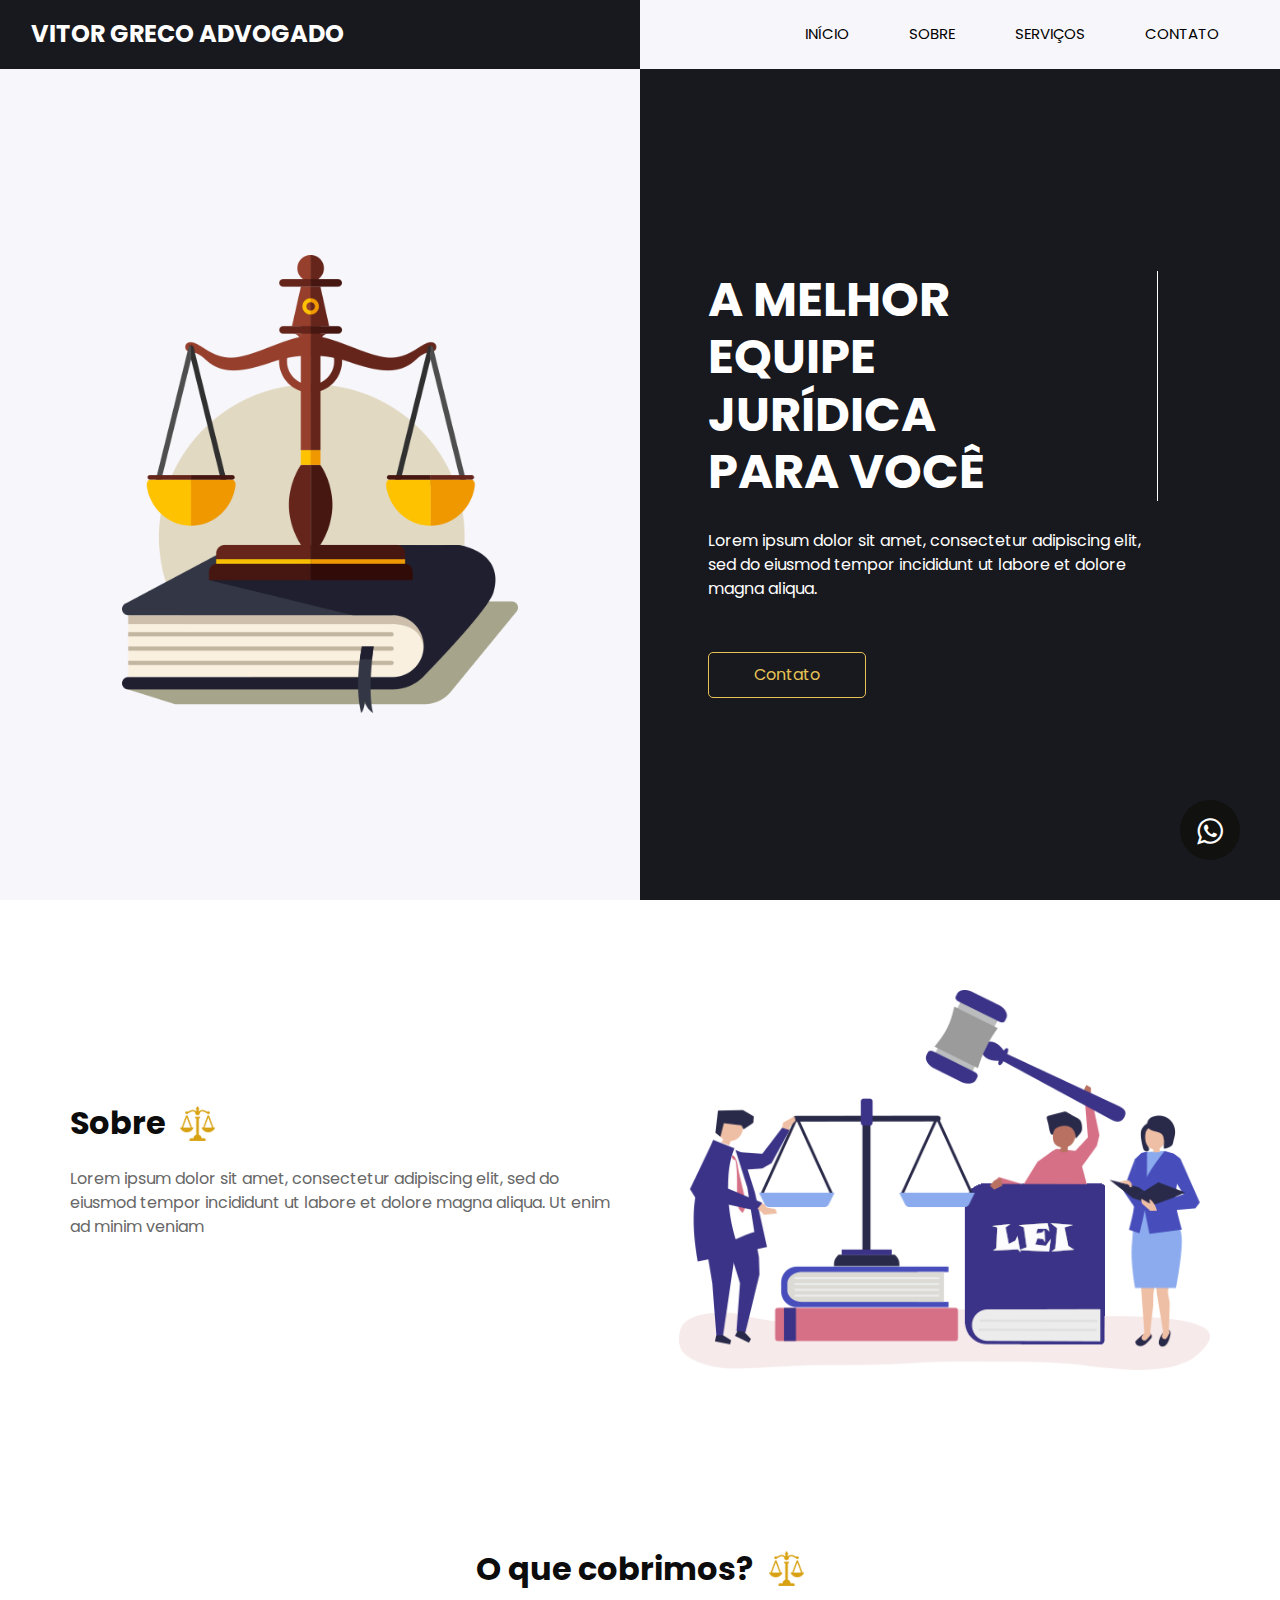
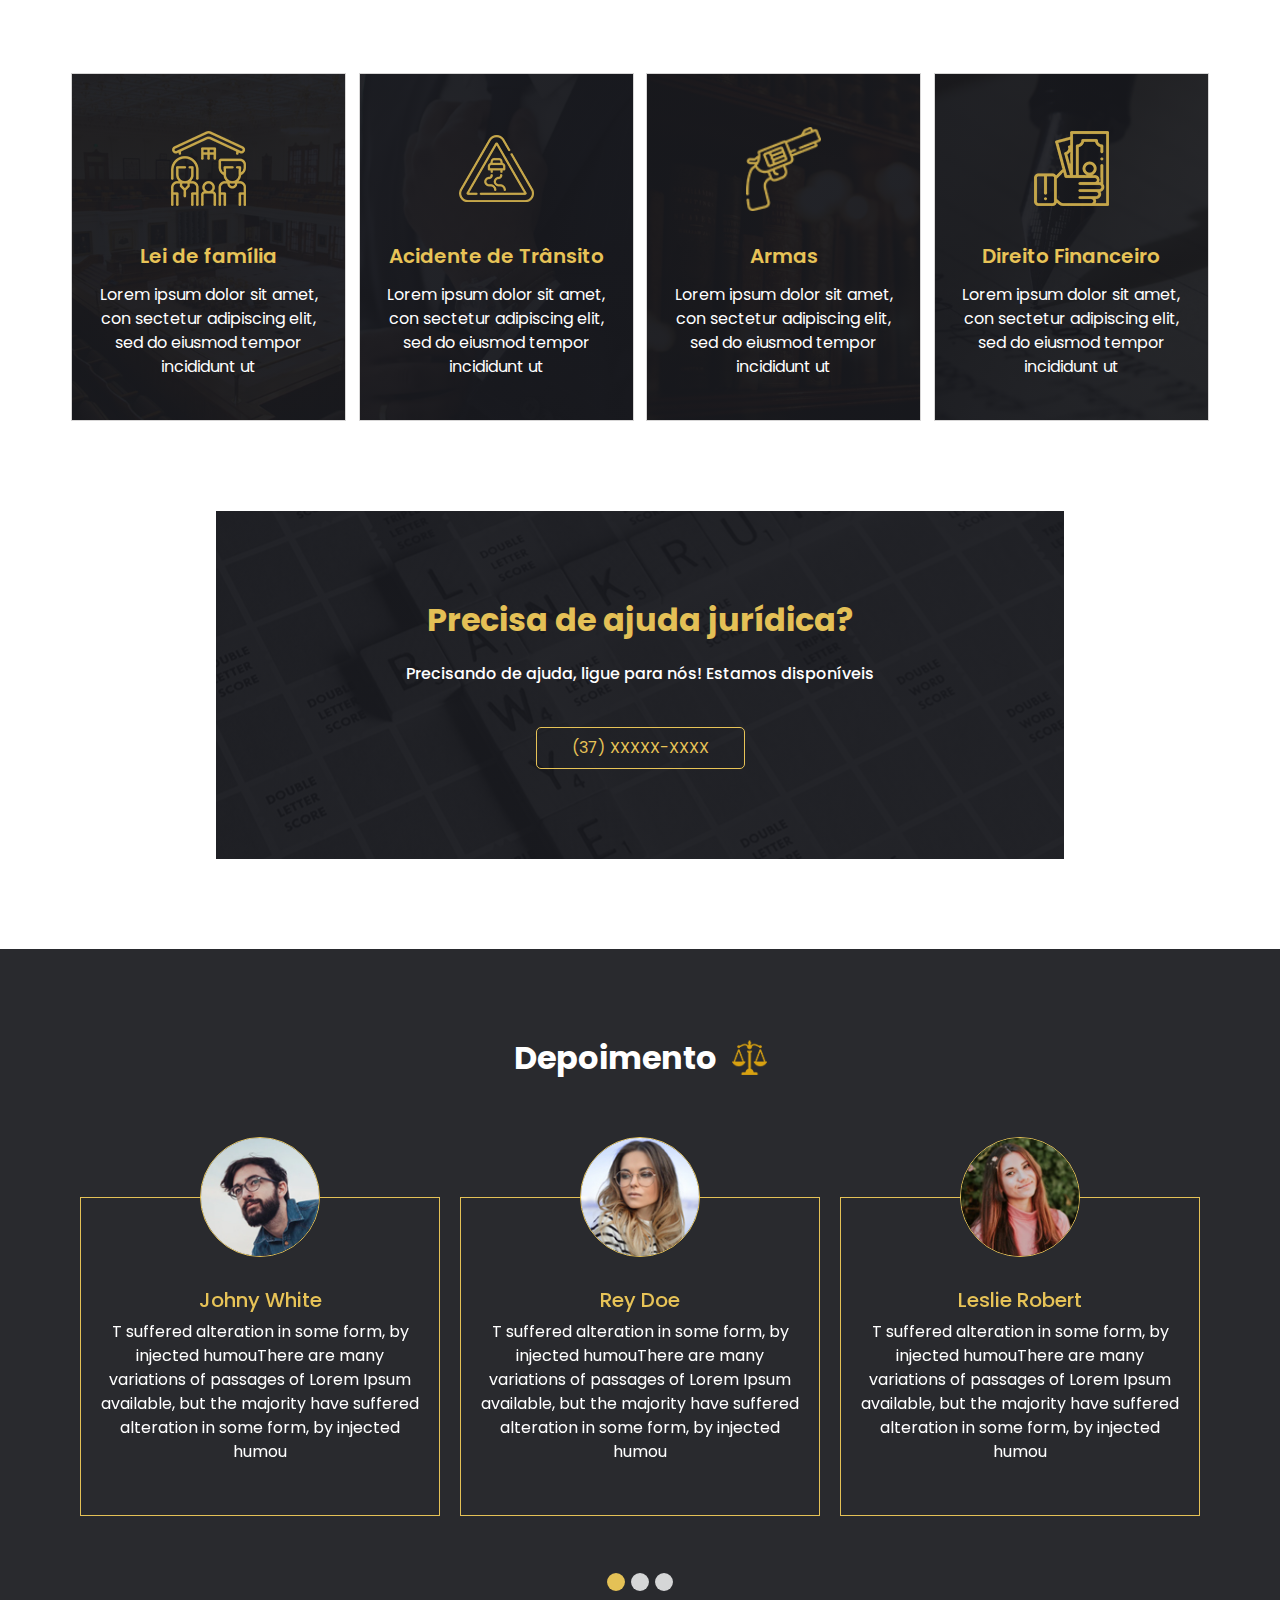
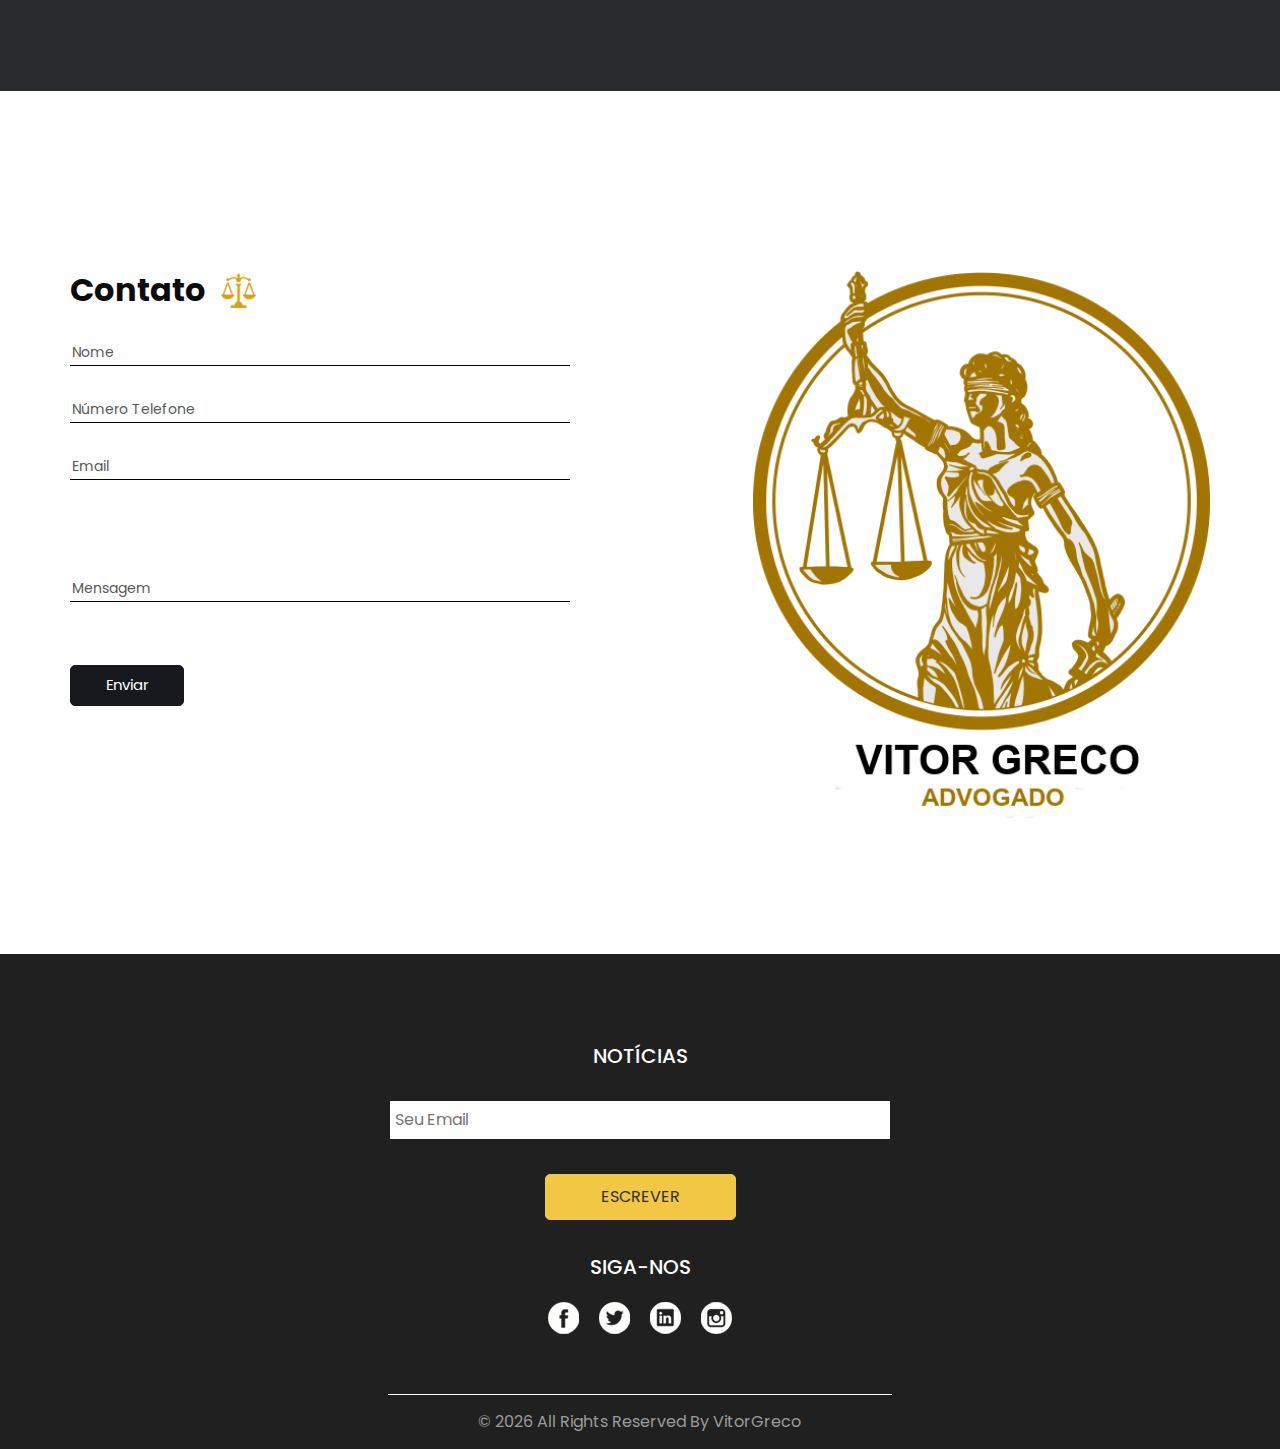
<file: index.html>
<!DOCTYPE html>
<html lang="pt-BR">

<head>
  <!-- Basic -->
  <meta charset="utf-8" />
  <meta http-equiv="X-UA-Compatible" content="IE=edge" />
  <!-- Mobile Metas -->
  <meta name="viewport" content="width=device-width, initial-scale=1, shrink-to-fit=no" />
  <!-- Site Metas -->
  <meta name="keywords" content="" />
  <meta name="description" content="" />
  <meta name="author" content="" />

  <title>VitorAdv</title>

  <!-- slider stylesheet -->
  <link rel="stylesheet" type="text/css" href="https://cdnjs.cloudflare.com/ajax/libs/OwlCarousel2/2.1.3/assets/owl.carousel.min.css" />

  <!-- bootstrap core css -->
  <link rel="stylesheet" type="text/css" href="css/bootstrap.css" />

  <!-- fonts style -->
  <link href="https://fonts.googleapis.com/css?family=Poppins:400,600,700&display=swap" rel="stylesheet">
  <!-- Custom styles for this template -->
  <link href="css/style.css" rel="stylesheet" />
  <link rel="stylesheet" href="https://cdnjs.cloudflare.com/ajax/libs/font-awesome/4.5.0/css/font-awesome.min.css">
  <!-- responsive style -->
  <link href="css/responsive.css" rel="stylesheet" />
  <link rel="shortcut icon" href="images/icons8-justiça-50.png" type="image/x-icon">
</head>

<body>

  <div class="hero_area">
    <!-- header section strats -->
    <header class="header_section">
      <div class="container-fluid">
        <nav class="navbar navbar-expand-lg custom_nav-container ">
          <a class="navbar-brand" href="index.html">
            <span>
              Vitor Greco Advogado
            </span>
          </a>
          
          <button class="navbar-toggler" type="button" data-toggle="collapse" data-target="#navbarSupportedContent" aria-controls="navbarSupportedContent" aria-expanded="false" aria-label="Toggle navigation">
            <span class="s-1"> </span>
            <span class="s-2"> </span>
            <span class="s-3"> </span>
          </button>

          <div class="collapse navbar-collapse" id="navbarSupportedContent">
            <div class="d-flex ml-auto flex-column flex-lg-row align-items-center">
              <ul class="navbar-nav  ">
                <li class="nav-item active">
                  <a class="nav-link" href="index.html">Início <span class="sr-only">(current)</span></a>
                </li>
                <li class="nav-item">
                  <a class="nav-link" href="about.html"> Sobre</a>
                </li>
                <li class="nav-item">
                  <a class="nav-link" href="service.html"> Serviços </a>
                </li>
                <li class="nav-item">
                  <a class="nav-link" href="contact.html">Contato </a>
                </li>
              </ul>
            </div>
          </div>
        </nav>
      </div>
    </header>
    <!-- end header section -->
    <!-- slider section -->
    <section class=" slider_section ">
      <div class="container-fluid">
        <div class="row">
          <div class="col-md-6">
            <div class="img-box">
              <img src="images/slider-img.png" alt="">
            </div>
          </div>
          <div class="col-md-6 ">
            <div class="row">
              <div class="col-lg-9 col-md-11 offset-md-1">
                <div class="detail_box">
                  <h1>
                    A melhor <br>
                    Equipe Jurídica<br>
                    Para você
                  </h1>
                  <p>
                    Lorem ipsum dolor sit amet, consectetur adipiscing elit,
                    sed do eiusmod tempor incididunt ut labore et dolore magna aliqua.
                  </p>
                  <a href="" class="">
                    Contato
                  </a>
                </div>
              </div>
            </div>
          </div>
        </div>
      </div>
    </section>
    <!-- end slider section -->
  </div>
  <!-- about section -->
  <section class="about_section layout_padding">
    <div class="container">
      <div class="row">
        <div class="col-md-6">
          <div class="detail-box">
            <div class="heading_container">
              <h2>
                Sobre
              </h2>
              <img src="images/heading-style.png" alt="">
            </div>
            <p>
              Lorem ipsum dolor sit amet, consectetur adipiscing elit, sed do eiusmod tempor incididunt ut labore et
              dolore magna aliqua. Ut enim ad minim veniam
            </p>
            
          </div>
        </div>
        <div class="col-md-6">
          <div class="img-box pl-0 pl-md-4">
            <img src="images/about-img1.png" alt="" />
          </div>
        </div>
      </div>
    </div>
  </section>

  <!-- end about section -->

  <!-- service section -->
  <section class="service_section layout_padding">
    <div class="container">
      <div class="heading_container">
        <h2>
          O que cobrimos?
        </h2>
        <img src="images/heading-style.png" alt="">
      </div>
    </div>
    <div class="container-fluid">
      <div class="service_container">
        <div class="box b1">
          <div class="img-box">
            <img src="images/s1.png" class="img1" alt="">
          </div>
          <div class="detail-box">
            <h5>
              Lei de família
            </h5>
            <p>
              Lorem ipsum dolor sit amet, con sectetur adipiscing elit, sed do eiusmod tempor incididunt ut
            </p>
            
          </div>
        </div>
        <div class="box b2">
          <div class="img-box">
            <img src="images/s2.png" class="img1" alt="">
          </div>
          <div class="detail-box">
            <h5>
              Acidente de Trânsito
            </h5>
            <p>
              Lorem ipsum dolor sit amet, con sectetur adipiscing elit, sed do eiusmod tempor incididunt ut
            </p>
            
          </div>
        </div>
        <div class="box b3">
          <div class="img-box">
            <img src="images/s3.png" class="img1" alt="">
          </div>
          <div class="detail-box">
            <h5>
             Armas
            </h5>
            <p>
              Lorem ipsum dolor sit amet, con sectetur adipiscing elit, sed do eiusmod tempor incididunt ut
            </p>
            
          </div>
        </div>
        <div class="box b4">
          <div class="img-box">
            <img src="images/s4.png" class="img1" alt="">
          </div>
          <div class="detail-box">
            <h5>
              Direito Financeiro
            </h5>
            <p>
              Lorem ipsum dolor sit amet, con sectetur adipiscing elit, sed do eiusmod tempor incididunt ut
            </p>
            
          </div>
        </div>
      </div>
    </div>
  </section>
  <!-- end service section -->

  <!-- help section -->

  <section class="help_section layout_padding-bottom">
    <div class="container">
      <div class="row">
        <div class="col-lg-9 col-md-10 mx-auto">
          <div class="help_container layout_padding">
            <div class="detail-box">
              <h2>
                Precisa de ajuda jurídica?              </h2>
              <h6>
                Precisando de ajuda, ligue para nós! Estamos disponíveis
              </h6>
              <a href="#">
                (37) XXXXX-XXXX
              </a>
            </div>
          </div>
        </div>
      </div>
    </div>
  </section>

  <!-- end help section -->

  <!-- client section -->
  <section class="client_section layout_padding">
    <div class="container">
      <div class="heading_container">
        <h2>
          Depoimento
        </h2>
        <img src="images/heading-style.png" alt="">
      </div>
      <div id="carouselExampleIndicators" class="carousel slide" data-ride="carousel">
        <ol class="carousel-indicators">
          <li data-target="#carouselExampleIndicators" data-slide-to="0" class="active"></li>
          <li data-target="#carouselExampleIndicators" data-slide-to="1"></li>
          <li data-target="#carouselExampleIndicators" data-slide-to="2"></li>
        </ol>
        <div class="carousel-inner">
          <div class="carousel-item active">
            <div class="client_container">
              <div class="box">
                <div class="img-box">
                  <img src="images/client-1.jpg" alt="">
                </div>
                <div class="detail-box">
                  <h5>
                    Johny White
                  </h5>
                  <p>
                    T suffered alteration in some form, by injected humouThere are many variations of passages of Lorem
                    Ipsum available, but the majority have suffered alteration in some form, by injected humou
                  </p>
                </div>
              </div>
              <div class="box">
                <div class="img-box">
                  <img src="images/client-2.jpg" alt="">
                </div>
                <div class="detail-box">
                  <h5>
                    Rey Doe
                  </h5>
                  <p>
                    T suffered alteration in some form, by injected humouThere are many variations of passages of Lorem
                    Ipsum available, but the majority have suffered alteration in some form, by injected humou
                  </p>
                </div>
              </div>
              <div class="box">
                <div class="img-box">
                  <img src="images/client-3.jpg" alt="">
                </div>
                <div class="detail-box">
                  <h5>
                    Leslie Robert
                  </h5>
                  <p>
                    T suffered alteration in some form, by injected humouThere are many variations of passages of Lorem
                    Ipsum available, but the majority have suffered alteration in some form, by injected humou
                  </p>
                </div>
              </div>
            </div>
          </div>
          <div class="carousel-item ">
            <div class="client_container">
              <div class="box">
                <div class="img-box">
                  <img src="images/client-1.jpg" alt="">
                </div>
                <div class="detail-box">
                  <h5>
                    Johny White
                  </h5>
                  <p>
                    T suffered alteration in some form, by injected humouThere are many variations of passages of Lorem
                    Ipsum available, but the majority have suffered alteration in some form, by injected humou
                  </p>
                </div>
              </div>
              <div class="box">
                <div class="img-box">
                  <img src="images/client-2.jpg" alt="">
                </div>
                <div class="detail-box">
                  <h5>
                    Rey Doe
                  </h5>
                  <p>
                    T suffered alteration in some form, by injected humouThere are many variations of passages of Lorem
                    Ipsum available, but the majority have suffered alteration in some form, by injected humou
                  </p>
                </div>
              </div>
              <div class="box">
                <div class="img-box">
                  <img src="images/client-3.jpg" alt="">
                </div>
                <div class="detail-box">
                  <h5>
                    Leslie Robert
                  </h5>
                  <p>
                    T suffered alteration in some form, by injected humouThere are many variations of passages of Lorem
                    Ipsum available, but the majority have suffered alteration in some form, by injected humou
                  </p>
                </div>
              </div>
            </div>
          </div>
          <div class="carousel-item ">
            <div class="client_container">
              <div class="box">
                <div class="img-box">
                  <img src="images/client-1.jpg" alt="">
                </div>
                <div class="detail-box">
                  <h5>
                    Johny White
                  </h5>
                  <p>
                    T suffered alteration in some form, by injected humouThere are many variations of passages of Lorem
                    Ipsum available, but the majority have suffered alteration in some form, by injected humou
                  </p>
                </div>
              </div>
              <div class="box">
                <div class="img-box">
                  <img src="images/client-2.jpg" alt="">
                </div>
                <div class="detail-box">
                  <h5>
                    Rey Doe
                  </h5>
                  <p>
                    T suffered alteration in some form, by injected humouThere are many variations of passages of Lorem
                    Ipsum available, but the majority have suffered alteration in some form, by injected humou
                  </p>
                </div>
              </div>
              <div class="box">
                <div class="img-box">
                  <img src="images/client-3.jpg" alt="">
                </div>
                <div class="detail-box">
                  <h5>
                    Leslie Robert
                  </h5>
                  <p>
                    T suffered alteration in some form, by injected humouThere are many variations of passages of Lorem
                    Ipsum available, but the majority have suffered alteration in some form, by injected humou
                  </p>
                </div>
              </div>
            </div>
          </div>
        </div>
      </div>
    </div>
  </section>

  <!-- end client section -->


  <!-- contact section -->

  <section class="contact_section layout_padding">
    <div class="container">
      <div class="layout_padding-top layout_padding2-bottom">
        <div class="row">
          <div class="col-md-6">
            <form action="https://api.staticforms.xyz/submit" method="post">
              <div class="contact_form-container">
                <div class="heading_container">
                  <h2>
                    Contato
                  </h2>
                  <img src="images/heading-style.png" alt="">
                </div>
                <div>
                  <div>
                    <input type="text" name="name" placeholder="Nome">
                  </div>
                  <div>
                    <input type="text" name="phone" placeholder="Número Telefone">
                  </div>
                  <div>
                    <input type="email"name="email" placeholder="Email">
                  </div>
                  <div class="">
                    <input type="text" name="message" placeholder="Mensagem" class="message_input">
                  </div>
                  <div class="mt-5">
                    <button type="submit">
                      Enviar
                    </button>
                  </div>
                </div>

              </div>

              <input type="hidden" name="accessKey" value="da6742e2-0645-4d8d-96e5-dabf150d7dc5">
              <input type="hidden" name="redirectTo" value="https://vitorgrecoadvogado.netlify.app/thanks">
            </form>
          </div>
          <div class="col-md-5 offset-md-1">
            <div class="img-box">
              <img src="images/contact-img1.png" alt="">
            </div>
          </div>
        </div>
      </div>
    </div>
  </section>


  <!-- end contact section -->

  <!-- info section -->
  <section class="info_section layout_padding-top layout_padding2-bottom">
    <div class="container">
      <div class="info_container">
        <div class="info_form">
          <div class="d-flex justify-content-center">
            <h5 class="info_heading">
              Notícias
            </h5>
          </div>
          <form action="https://api.staticforms.xyz/submit" method="post">
            <div class="email_box">
              <input type="text" name="email" id="email2" placeholder="Seu Email">
            </div>
            <div>
              <button type="submit">
                Escrever
              </button>
            </div>
            <input type="hidden" name="accessKey" value="da6742e2-0645-4d8d-96e5-dabf150d7dc5">
            <input type="hidden" name="redirectTo" value="https://vitorgrecoadvogado.netlify.app/thanks">
          </form>
        </div>
        <div class="info_social">
          <div class="d-flex justify-content-center">
            <h5 class="info_heading">
              SIGA-NOS
            </h5>
          </div>
          <div class="social_box">
            <a href="">
              <img src="images/fb.png" alt="">
            </a>
            <a href="">
              <img src="images/twitter.png" alt="">
            </a>
            <a href="">
              <img src="images/linkedin.png" alt="">
            </a>
            <a href="">
              <img src="images/insta.png" alt="">
            </a>
          </div>
        </div>
      </div>
    </div>
  </section>

  <!-- end info_section -->

  <!-- footer section -->
  <section class="container-fluid footer_section">
    <div class="row">
      <div class="col-md-7 col-lg-5 mx-auto">
        <p>
          &copy; <span id="displayYear"></span> All Rights Reserved By
          <a href="https://html.design/">VitorGreco</a>
        </p>
      </div>
    </div>
  </section>
  <!-- footer section -->


  <a class="whatsapp-link" href="https://web.whatsapp.com/send?phone=5537998069309" target="_blank">
		<i class="fa fa-whatsapp"></i>
	</a>
  <script type="text/javascript" src="js/jquery-3.4.1.min.js"></script>
  <script type="text/javascript" src="js/bootstrap.js"></script>
  <script type="text/javascript" src="js/custom.js"></script>

</body>

</html>
</file>
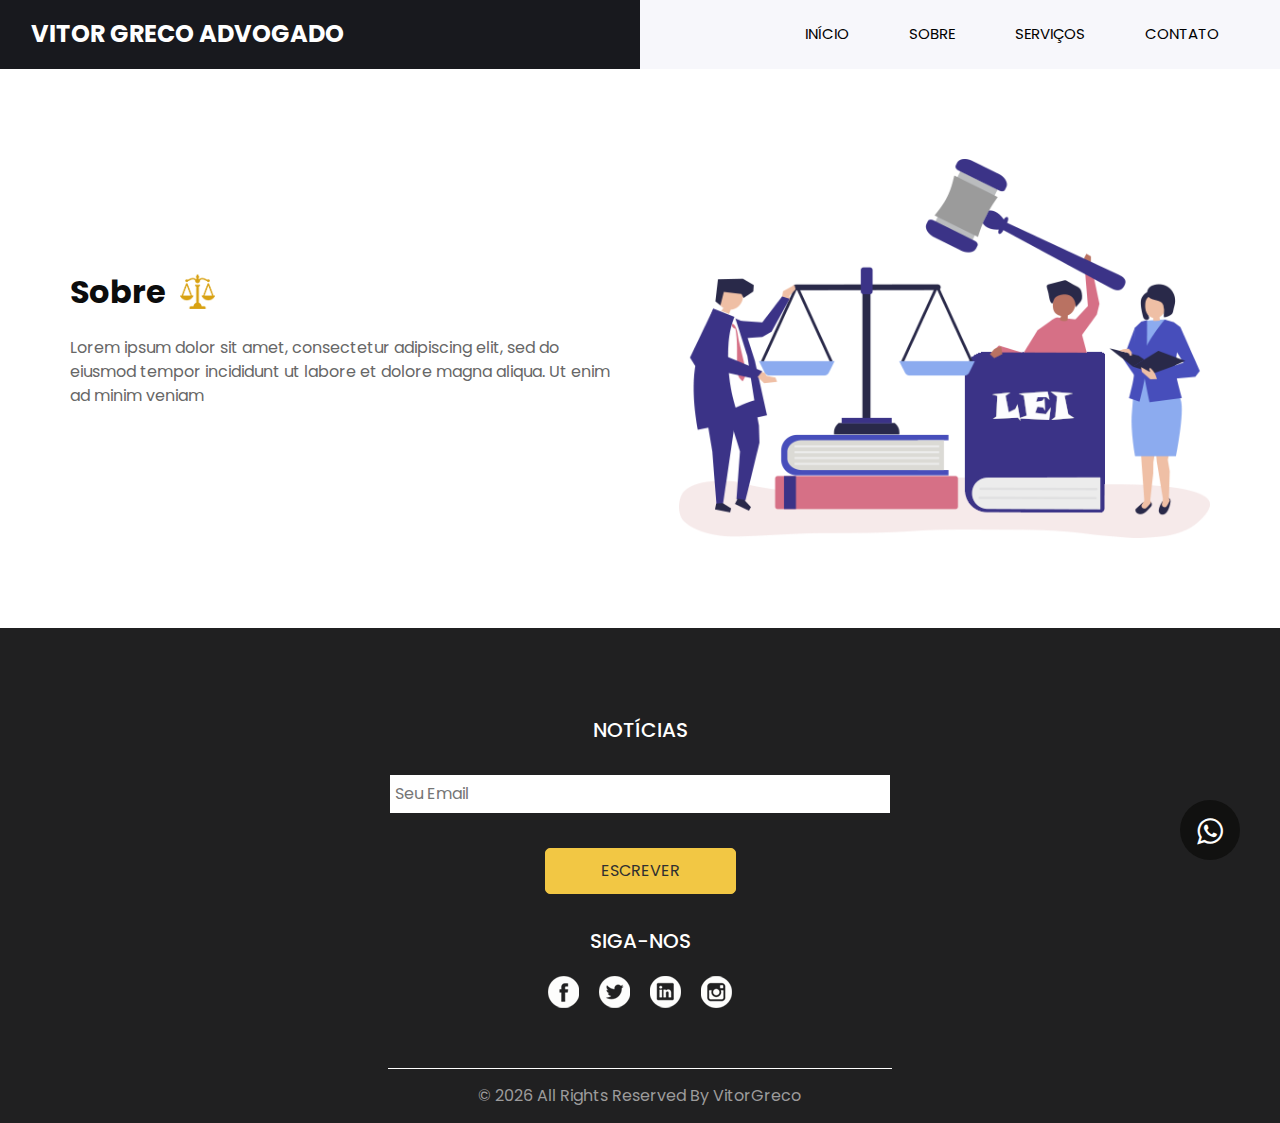
<file: about.html>
<!DOCTYPE html>
<html lang="pt-BR">

<head>
  <!-- Basic -->
  <meta charset="utf-8" />
  <meta http-equiv="X-UA-Compatible" content="IE=edge" />
  <!-- Mobile Metas -->
  <meta name="viewport" content="width=device-width, initial-scale=1, shrink-to-fit=no" />
  <!-- Site Metas -->
  <meta name="keywords" content="" />
  <meta name="description" content="" />
  <meta name="author" content="" />

  <title>VitorAdv</title>

  <!-- slider stylesheet -->
  <link rel="stylesheet" type="text/css" href="https://cdnjs.cloudflare.com/ajax/libs/OwlCarousel2/2.1.3/assets/owl.carousel.min.css" />

  <!-- bootstrap core css -->
  <link rel="stylesheet" type="text/css" href="css/bootstrap.css" />

  <!-- fonts style -->
  <link href="https://fonts.googleapis.com/css?family=Poppins:400,600,700&display=swap" rel="stylesheet">
  <!-- Custom styles for this template -->
  <link href="css/style.css" rel="stylesheet" />
  <link rel="stylesheet" href="https://cdnjs.cloudflare.com/ajax/libs/font-awesome/4.5.0/css/font-awesome.min.css">
  <!-- responsive style -->
  <link href="css/responsive.css" rel="stylesheet" />
  <link rel="shortcut icon" href="images/icons8-justiça-50.png" type="image/x-icon">

</head>

<body class="sub_page">

  <div class="hero_area">
    <!-- header section strats -->
    <header class="header_section">
      <div class="container-fluid">
        <nav class="navbar navbar-expand-lg custom_nav-container ">
          <a class="navbar-brand" href="index.html">
            <span>
              Vitor Greco Advogado
            </span>
          </a>
          </a>
          <button class="navbar-toggler" type="button" data-toggle="collapse" data-target="#navbarSupportedContent" aria-controls="navbarSupportedContent" aria-expanded="false" aria-label="Toggle navigation">
            <span class="s-1"> </span>
            <span class="s-2"> </span>
            <span class="s-3"> </span>
          </button>

          <div class="collapse navbar-collapse" id="navbarSupportedContent">
            <div class="d-flex ml-auto flex-column flex-lg-row align-items-center">
              <ul class="navbar-nav  ">
                <li class="nav-item ">
                  <a class="nav-link" href="index.html">Início <span class="sr-only">(current)</span></a>
                </li>
                <li class="nav-item active">
                  <a class="nav-link" href="about.html"> Sobre</a>
                </li>
                <li class="nav-item">
                  <a class="nav-link" href="service.html"> Serviços </a>
                </li>
                <li class="nav-item">
                  <a class="nav-link" href="contact.html">Contato </a>
                </li>
              </ul>
            </div>
          </div>
        </nav>
      </div>
    </header>
    <!-- end header section -->
  </div>
  <!-- about section -->
  <section class="about_section layout_padding">
    <div class="container">
      <div class="row">
        <div class="col-md-6">
          <div class="detail-box">
            <div class="heading_container">
              <h2>
                Sobre
              </h2>
              <img src="images/heading-style.png" alt="">
            </div>
            <p>
              Lorem ipsum dolor sit amet, consectetur adipiscing elit, sed do eiusmod tempor incididunt ut labore et dolore magna aliqua. Ut enim ad minim veniam
            </p>
            
          </div>
        </div>
        <div class="col-md-6">
          <div class="img-box pl-0 pl-md-4">
            <img src="images/about-img1.png" alt="" />
          </div>
        </div>

      </div>
    </div>
  </section>

  <!-- end about section -->

  <!-- info section -->
  <section class="info_section layout_padding-top layout_padding2-bottom">
    <div class="container">
      <div class="info_container">
        <div class="info_form">
          <div class="d-flex justify-content-center">
            <h5 class="info_heading">
              Notícias
            </h5>
          </div>
          <form action="https://api.staticforms.xyz/submit" method="post">
            <div class="email_box">
              <input type="text" name="email" id="email2" placeholder="Seu Email">
            </div>
            <div>
              <button type="submit">
                Escrever
              </button>
            </div>
            <input type="hidden" name="accessKey" value="da6742e2-0645-4d8d-96e5-dabf150d7dc5">
            <input type="hidden" name="redirectTo" value="https://vitorgrecoadvogado.netlify.app/thanks">
          </form>
        </div>
        <div class="info_social">
          <div class="d-flex justify-content-center">
            <h5 class="info_heading">
              SIGA-NOS
            </h5>
          </div>
          <div class="social_box">
            <a href="">
              <img src="images/fb.png" alt="">
            </a>
            <a href="">
              <img src="images/twitter.png" alt="">
            </a>
            <a href="">
              <img src="images/linkedin.png" alt="">
            </a>
            <a href="">
              <img src="images/insta.png" alt="">
            </a>
          </div>
        </div>
      </div>
    </div>
  </section>

  <!-- end info_section -->

  <!-- footer section -->
  <section class="container-fluid footer_section">
    <div class="row">
      <div class="col-md-7 col-lg-5 mx-auto">
        <p>
          &copy; <span id="displayYear"></span> All Rights Reserved By
          <a href="https://html.design/">VitorGreco</a>
        </p>
      </div>
    </div>
  </section>
  <!-- footer section -->
  <a class="whatsapp-link" href="https://web.whatsapp.com/send?phone=5537998069309" target="_blank">
		<i class="fa fa-whatsapp"></i>
	</a>
  <script type="text/javascript" src="js/jquery-3.4.1.min.js"></script>
  <script type="text/javascript" src="js/bootstrap.js"></script>
  <script type="text/javascript" src="js/custom.js"></script>

</body>

</html>
</file>
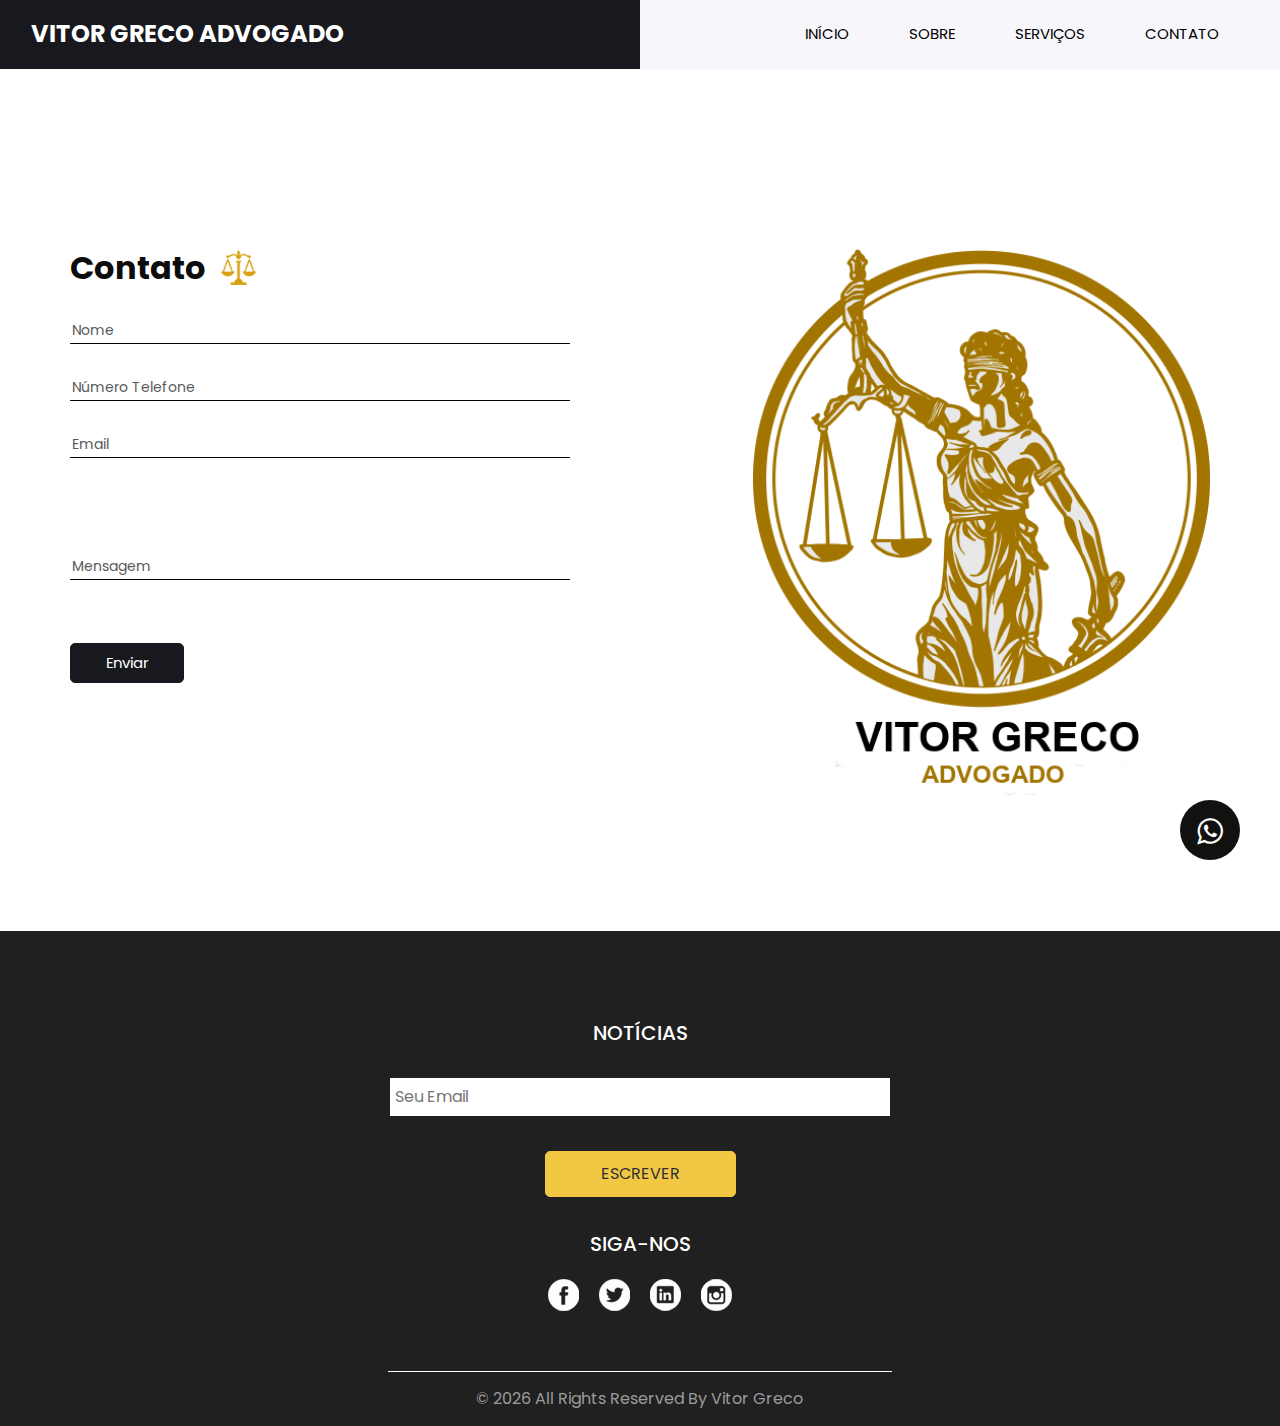
<file: contact.html>
<!DOCTYPE html>
<html lang="pt-BR">

<head>
  <!-- Basic -->
  <meta charset="utf-8" />
  <meta http-equiv="X-UA-Compatible" content="IE=edge" />
  <!-- Mobile Metas -->
  <meta name="viewport" content="width=device-width, initial-scale=1, shrink-to-fit=no" />
  <!-- Site Metas -->
  <meta name="keywords" content="" />
  <meta name="description" content="" />
  <meta name="author" content="" />

  <title>VitorADV</title>

  <!-- slider stylesheet -->
  <link rel="stylesheet" type="text/css"
    href="https://cdnjs.cloudflare.com/ajax/libs/OwlCarousel2/2.1.3/assets/owl.carousel.min.css" />

  <!-- bootstrap core css -->
  <link rel="stylesheet" type="text/css" href="css/bootstrap.css" />

  <!-- fonts style -->
  <link href="https://fonts.googleapis.com/css?family=Poppins:400,600,700&display=swap" rel="stylesheet">
  <!-- Custom styles for this template -->
  <link href="css/style.css" rel="stylesheet" />
  <link rel="stylesheet" href="https://cdnjs.cloudflare.com/ajax/libs/font-awesome/4.5.0/css/font-awesome.min.css">

  <!-- responsive style -->
  <link href="css/responsive.css" rel="stylesheet" />
  <link rel="shortcut icon" href="images/icons8-justiça-50.png" type="image/x-icon">

</head>

<body class="sub_page">

  <div class="hero_area">
    <!-- header section strats -->
    <header class="header_section">
      <div class="container-fluid">
        <nav class="navbar navbar-expand-lg custom_nav-container ">
          <a class="navbar-brand" href="index.html">
            <span>
              VITOR GRECO ADVOGADO
            </span>
          </a>
          </a>
          <button class="navbar-toggler" type="button" data-toggle="collapse" data-target="#navbarSupportedContent"
            aria-controls="navbarSupportedContent" aria-expanded="false" aria-label="Toggle navigation">
            <span class="s-1"> </span>
            <span class="s-2"> </span>
            <span class="s-3"> </span>
          </button>

          <div class="collapse navbar-collapse" id="navbarSupportedContent">
            <div class="d-flex ml-auto flex-column flex-lg-row align-items-center">
              <ul class="navbar-nav  ">
                <li class="nav-item ">
                  <a class="nav-link" href="index.html">Início<span class="sr-only">(current)</span></a>
                </li>
                <li class="nav-item">
                  <a class="nav-link" href="about.html"> Sobre</a>
                </li>
                <li class="nav-item">
                  <a class="nav-link" href="service.html"> Serviços </a>
                </li>
                <li class="nav-item active">
                  <a class="nav-link" href="contact.html">Contato </a>
                </li>
              </ul>
            </div>
          </div>
        </nav>
      </div>
    </header>
    <!-- end header section -->
  </div>

  <!-- contact section -->

  <section class="contact_section layout_padding">
    <div class="container">
      <div class="layout_padding-top layout_padding2-bottom">
        <div class="row">
          <div class="col-md-6">
            <form action="https://api.staticforms.xyz/submit" method="post">
              <div class="contact_form-container">
                <div class="heading_container">
                  <h2>
                    Contato
                  </h2>
                  <img src="images/heading-style.png" alt="">
                </div>
                <div>
                  <div>
                    <input type="text" name="name" placeholder="Nome">
                  </div>
                  <div>
                    <input type="text" name="phone" placeholder="Número Telefone">
                  </div>
                  <div>
                    <input type="email"name="email" placeholder="Email">
                  </div>
                  <div class="">
                    <input type="text" name="message" placeholder="Mensagem" class="message_input">
                  </div>
                  <div class="mt-5">
                    <button type="submit">
                      Enviar
                    </button>
                  </div>
                </div>

              </div>

              <input type="hidden" name="accessKey" value="da6742e2-0645-4d8d-96e5-dabf150d7dc5">
              <input type="hidden" name="redirectTo" value="https://vitorgrecoadvogado.netlify.app/thanks">
            </form>

          </div>
          <div class="col-md-5 offset-md-1">
            <div class="img-box">
              <img src="images/contact-img1.png" alt="">
            </div>
          </div>
        </div>
      </div>
    </div>
  </section>


  <!-- end contact section -->

  <!-- info section -->
  <section class="info_section layout_padding-top layout_padding2-bottom">
    <div class="container">
      <div class="info_container">
        <div class="info_form">
          <div class="d-flex justify-content-center">
            <h5 class="info_heading">
              Notícias
            </h5>
          </div>
          <form action="https://api.staticforms.xyz/submit" method="post">
            <div class="email_box">
              <input type="text" name="email" id="email2" placeholder="Seu Email">
            </div>
            <div>
              <button type="submit">
                Escrever
              </button>
            </div>
            <input type="hidden" name="accessKey" value="da6742e2-0645-4d8d-96e5-dabf150d7dc5">
            <input type="hidden" name="redirectTo" value="https://vitorgrecoadvogado.netlify.app/thanks">
          </form>
        </div>
        <div class="info_social">
          <div class="d-flex justify-content-center">
            <h5 class="info_heading">
              SIGA-NOS
            </h5>
          </div>
          <div class="social_box">
            <a href="">
              <img src="images/fb.png" alt="">
            </a>
            <a href="">
              <img src="images/twitter.png" alt="">
            </a>
            <a href="">
              <img src="images/linkedin.png" alt="">
            </a>
            <a href="">
              <img src="images/insta.png" alt="">
            </a>
          </div>
        </div>
      </div>
    </div>
  </section>

  <!-- end info_section -->

  <!-- footer section -->
  <section class="container-fluid footer_section">
    <div class="row">
      <div class="col-md-7 col-lg-5 mx-auto">
        <p>
          &copy; <span id="displayYear"></span> All Rights Reserved By
          <a href="https://html.design/">Vitor Greco</a>
        </p>
      </div>
    </div>
  </section>
  <!-- footer section -->
  <a class="whatsapp-link" href="https://web.whatsapp.com/send?phone=5537998069309" target="_blank">
		<i class="fa fa-whatsapp"></i>
	</a>



  <script type="text/javascript" src="js/jquery-3.4.1.min.js"></script>
  <script type="text/javascript" src="js/bootstrap.js"></script>
  <script type="text/javascript" src="js/custom.js"></script>

</body>

</html>
</file>
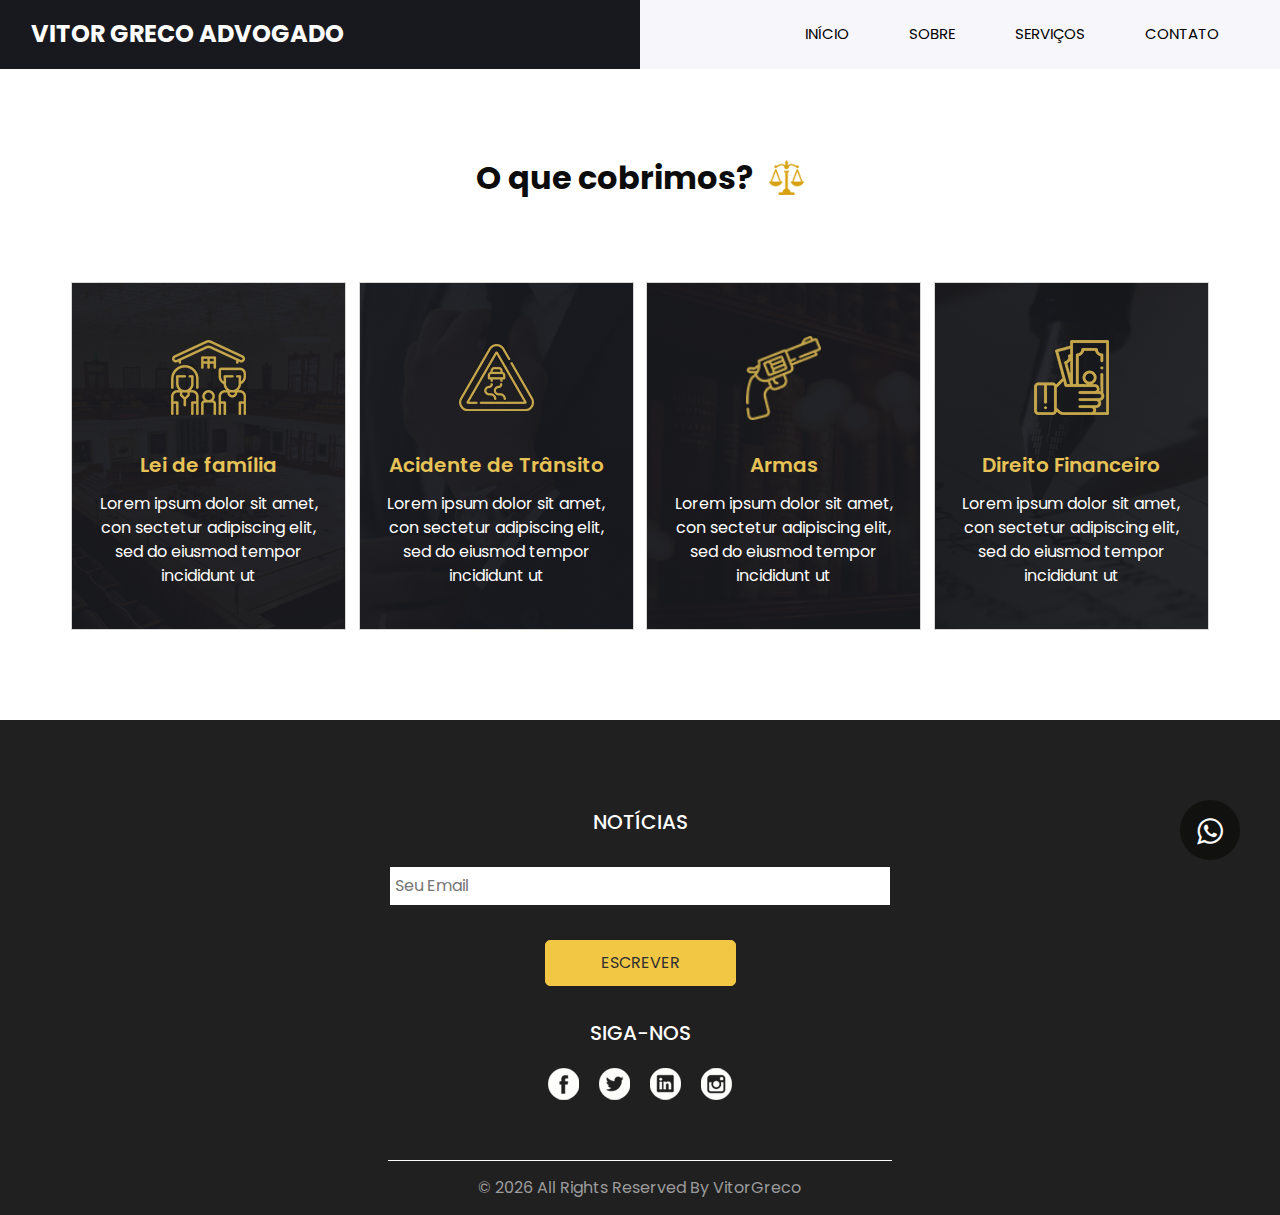
<file: service.html>
<!DOCTYPE html>
<html lang="pt-BR">

<head>
  <!-- Basic -->
  <meta charset="utf-8" />
  <meta http-equiv="X-UA-Compatible" content="IE=edge" />
  <!-- Mobile Metas -->
  <meta name="viewport" content="width=device-width, initial-scale=1, shrink-to-fit=no" />
  <!-- Site Metas -->
  <meta name="keywords" content="" />
  <meta name="description" content="" />
  <meta name="author" content="" />

  <title>VitorAdv</title>

  <!-- slider stylesheet -->
  <link rel="stylesheet" type="text/css" href="https://cdnjs.cloudflare.com/ajax/libs/OwlCarousel2/2.1.3/assets/owl.carousel.min.css" />

  <!-- bootstrap core css -->
  <link rel="stylesheet" type="text/css" href="css/bootstrap.css" />

  <!-- fonts style -->
  <link href="https://fonts.googleapis.com/css?family=Poppins:400,600,700&display=swap" rel="stylesheet">
  <!-- Custom styles for this template -->
  <link href="css/style.css" rel="stylesheet" />
  <link rel="stylesheet" href="https://cdnjs.cloudflare.com/ajax/libs/font-awesome/4.5.0/css/font-awesome.min.css">
  <!-- responsive style -->
  <link href="css/responsive.css" rel="stylesheet" />
  <link rel="shortcut icon" href="images/icons8-justiça-50.png" type="image/x-icon">

</head>

<body class="sub_page">

  <div class="hero_area">
    <!-- header section strats -->
    <header class="header_section">
      <div class="container-fluid">
        <nav class="navbar navbar-expand-lg custom_nav-container ">
          <a class="navbar-brand" href="index.html">
            <span>
              VITOR GRECO ADVOGADO
            </span>
          </a>
          </a>
          <button class="navbar-toggler" type="button" data-toggle="collapse" data-target="#navbarSupportedContent" aria-controls="navbarSupportedContent" aria-expanded="false" aria-label="Toggle navigation">
            <span class="s-1"> </span>
            <span class="s-2"> </span>
            <span class="s-3"> </span>
          </button>

          <div class="collapse navbar-collapse" id="navbarSupportedContent">
            <div class="d-flex ml-auto flex-column flex-lg-row align-items-center">
              <ul class="navbar-nav  ">
                <li class="nav-item ">
                  <a class="nav-link" href="index.html">Início <span class="sr-only">(current)</span></a>
                </li>
                <li class="nav-item">
                  <a class="nav-link" href="about.html"> Sobre</a>
                </li>
                <li class="nav-item active">
                  <a class="nav-link" href="service.html"> Serviços </a>
                </li>
                <li class="nav-item">
                  <a class="nav-link" href="contact.html">Contato </a>
                </li>
              </ul>
            </div>
          </div>
        </nav>
      </div>
    </header>
    <!-- end header section -->
  </div>

  <!-- service section -->
  <section class="service_section layout_padding">
    <div class="container">
      <div class="heading_container">
        <h2>
          O que cobrimos?
        </h2>
        <img src="images/heading-style.png" alt="">
      </div>
    </div>
    <div class="container-fluid">
      <div class="service_container">
        <div class="box b1">
          <div class="img-box">
            <img src="images/s1.png" class="img1" alt="">
          </div>
          <div class="detail-box">
            <h5>
              Lei de família
            </h5>
            <p>
              Lorem ipsum dolor sit amet, con sectetur adipiscing elit, sed do eiusmod tempor incididunt ut
            </p>
            
          </div>
        </div>
        <div class="box b2">
          <div class="img-box">
            <img src="images/s2.png" class="img1" alt="">
          </div>
          <div class="detail-box">
            <h5>
              Acidente de Trânsito
            </h5>
            <p>
              Lorem ipsum dolor sit amet, con sectetur adipiscing elit, sed do eiusmod tempor incididunt ut
            </p>
            
          </div>
        </div>
        <div class="box b3">
          <div class="img-box">
            <img src="images/s3.png" class="img1" alt="">
          </div>
          <div class="detail-box">
            <h5>
              Armas
            </h5>
            <p>
              Lorem ipsum dolor sit amet, con sectetur adipiscing elit, sed do eiusmod tempor incididunt ut
            </p>
            
          </div>
        </div>
        <div class="box b4">
          <div class="img-box">
            <img src="images/s4.png" class="img1" alt="">
          </div>
          <div class="detail-box">
            <h5>
              Direito Financeiro
            </h5>
            <p>
              Lorem ipsum dolor sit amet, con sectetur adipiscing elit, sed do eiusmod tempor incididunt ut
            </p>
            
          </div>
        </div>
      </div>
    </div>
  </section>
  <!-- end service section -->

  <!-- info section -->
  <section class="info_section layout_padding-top layout_padding2-bottom">
    <div class="container">
      <div class="info_container">
        <div class="info_form">
          <div class="d-flex justify-content-center">
            <h5 class="info_heading">
              Notícias
            </h5>
          </div>
          <form action="https://api.staticforms.xyz/submit" method="post">
            <div class="email_box">
              <input type="text" name="email" id="email2" placeholder="Seu Email">
            </div>
            <div>
              <button type="submit">
                Escrever
              </button>
            </div>
            <input type="hidden" name="accessKey" value="da6742e2-0645-4d8d-96e5-dabf150d7dc5">
            <input type="hidden" name="redirectTo" value="https://vitorgrecoadvogado.netlify.app/thanks">
          </form>
        </div>
        <div class="info_social">
          <div class="d-flex justify-content-center">
            <h5 class="info_heading">
              Siga-nos
            </h5>
          </div>
          <div class="social_box">
            <a href="">
              <img src="images/fb.png" alt="">
            </a>
            <a href="">
              <img src="images/twitter.png" alt="">
            </a>
            <a href="">
              <img src="images/linkedin.png" alt="">
            </a>
            <a href="">
              <img src="images/insta.png" alt="">
            </a>
          </div>
        </div>
      </div>
    </div>
  </section>

  <!-- end info_section -->

  <!-- footer section -->
  <section class="container-fluid footer_section">
    <div class="row">
      <div class="col-md-7 col-lg-5 mx-auto">
        <p>
          &copy; <span id="displayYear"></span> All Rights Reserved By
          <a href="https://html.design/">VitorGreco</a>
        </p>
      </div>
    </div>
  </section>
  <!-- footer section -->
  <a class="whatsapp-link" href="https://web.whatsapp.com/send?phone=5537998069309" target="_blank">
		<i class="fa fa-whatsapp"></i>
	</a>
  <script type="text/javascript" src="js/jquery-3.4.1.min.js"></script>
  <script type="text/javascript" src="js/bootstrap.js"></script>
  <script type="text/javascript" src="js/custom.js"></script>

</body>

</html>
</file>
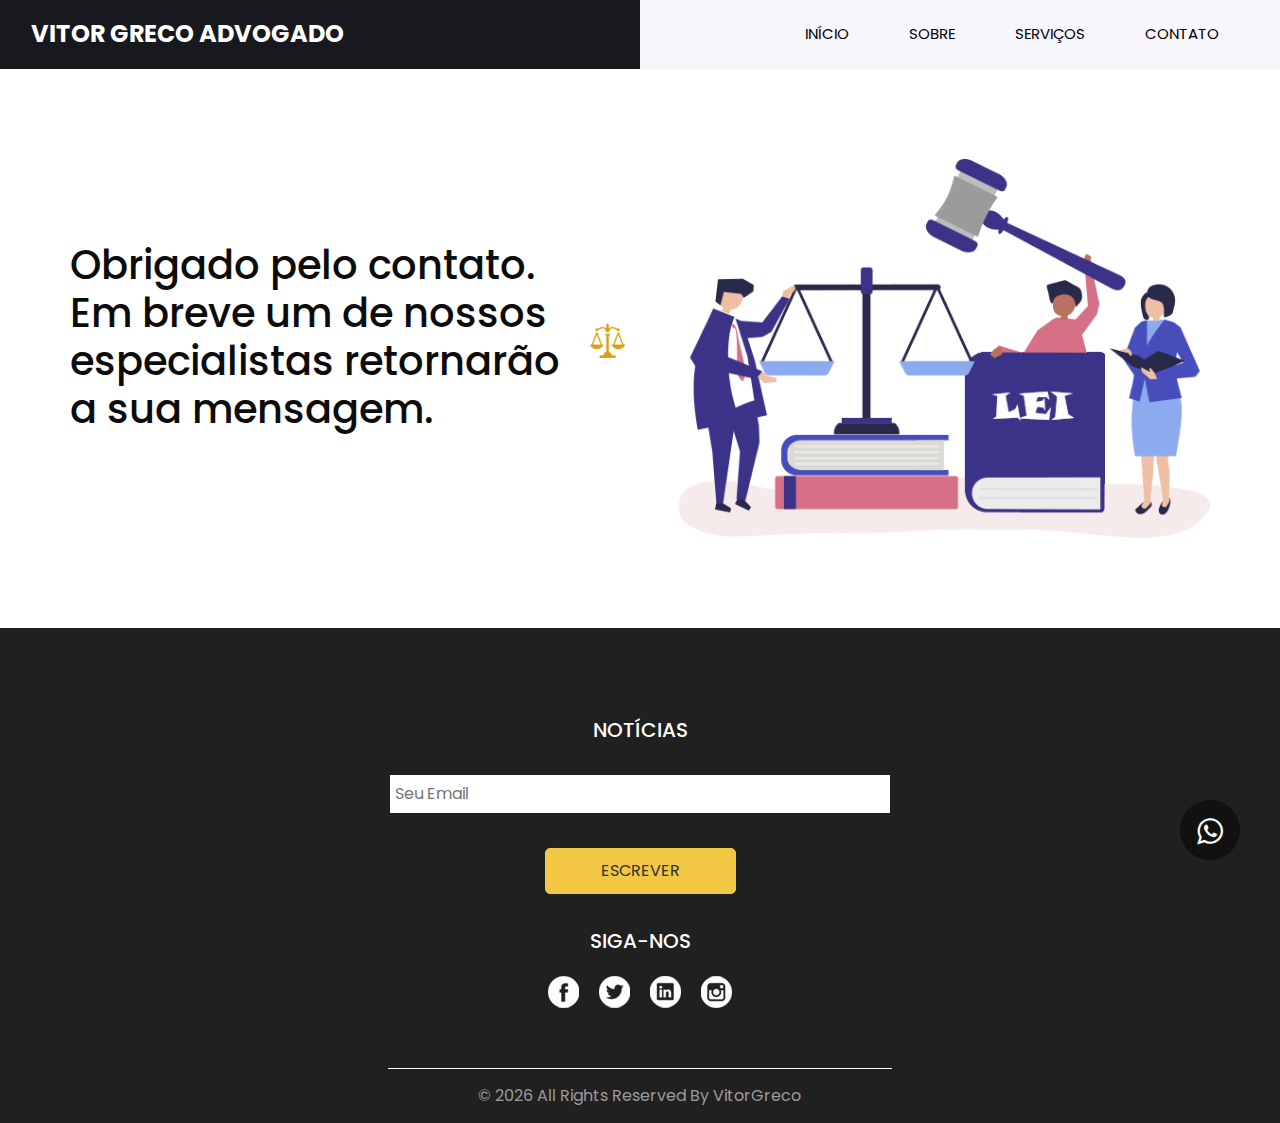
<file: Thanks.html>
<!DOCTYPE html>
<html lang="pt-BR">

<head>
  <!-- Basic -->
  <meta charset="utf-8" />
  <meta http-equiv="X-UA-Compatible" content="IE=edge" />
  <!-- Mobile Metas -->
  <meta name="viewport" content="width=device-width, initial-scale=1, shrink-to-fit=no" />
  <!-- Site Metas -->
  <meta name="keywords" content="" />
  <meta name="description" content="" />
  <meta name="author" content="" />

  <title>VitorAdv</title>

  <!-- slider stylesheet -->
  <link rel="stylesheet" type="text/css" href="https://cdnjs.cloudflare.com/ajax/libs/OwlCarousel2/2.1.3/assets/owl.carousel.min.css" />

  <!-- bootstrap core css -->
  <link rel="stylesheet" type="text/css" href="css/bootstrap.css" />

  <!-- fonts style -->
  <link href="https://fonts.googleapis.com/css?family=Poppins:400,600,700&display=swap" rel="stylesheet">
  <!-- Custom styles for this template -->
  <link href="css/style.css" rel="stylesheet" />
  <link rel="stylesheet" href="https://cdnjs.cloudflare.com/ajax/libs/font-awesome/4.5.0/css/font-awesome.min.css">

  <!-- responsive style -->
  <link href="css/responsive.css" rel="stylesheet" />
  <link rel="shortcut icon" href="images/icons8-justiça-50.png" type="image/x-icon">

</head>

<body class="sub_page">

  <div class="hero_area">
    <!-- header section strats -->
    <header class="header_section">
      <div class="container-fluid">
        <nav class="navbar navbar-expand-lg custom_nav-container ">
          <a class="navbar-brand" href="index.html">
            <span>
              Vitor Greco Advogado
            </span>
          </a>
          </a>
          <button class="navbar-toggler" type="button" data-toggle="collapse" data-target="#navbarSupportedContent" aria-controls="navbarSupportedContent" aria-expanded="false" aria-label="Toggle navigation">
            <span class="s-1"> </span>
            <span class="s-2"> </span>
            <span class="s-3"> </span>
          </button>

          <div class="collapse navbar-collapse" id="navbarSupportedContent">
            <div class="d-flex ml-auto flex-column flex-lg-row align-items-center">
              <ul class="navbar-nav  ">
                <li class="nav-item ">
                  <a class="nav-link" href="index.html">Início <span class="sr-only">(current)</span></a>
                </li>
                <li class="nav-item active">
                  <a class="nav-link" href="about.html"> Sobre</a>
                </li>
                <li class="nav-item">
                  <a class="nav-link" href="service.html"> Serviços </a>
                </li>
                <li class="nav-item">
                  <a class="nav-link" href="contact.html">Contato </a>
                </li>
              </ul>
            </div>
          </div>
        </nav>
      </div>
    </header>
    <!-- end header section -->
  </div>




  <!-- about section -->
  <section class="about_section layout_padding">
    <div class="container">
      <div class="row">
        <div class="col-md-6">
          <div class="detail-box">
            <div class="heading_container">
              <h1>
                Obrigado pelo contato.<br> Em breve um de nossos especialistas retornarão a sua mensagem.
                
              </h1>
              <img src="images/heading-style.png" alt="">
            </div>           
            
          </div>
        </div>
        <div class="col-md-6">
          <div class="img-box pl-0 pl-md-4">
            <img src="images/about-img1.png" alt="" />
          </div>
        </div>

      </div>
    </div>
  </section>

  <!-- end about section -->

  <!-- info section -->
  <section class="info_section layout_padding-top layout_padding2-bottom">
    <div class="container">
      <div class="info_container">
        <div class="info_form">
          <div class="d-flex justify-content-center">
            <h5 class="info_heading">
              Notícias
            </h5>
          </div>
          <form action="https://api.staticforms.xyz/submit" method="post">
            <div class="email_box">
              <input type="text" name="email" id="email2" placeholder="Seu Email">
            </div>
            <div>
              <button type="submit">
                Escrever
              </button>
            </div>
            <input type="hidden" name="accessKey" value="da6742e2-0645-4d8d-96e5-dabf150d7dc5">
            <input type="hidden" name="redirectTo" value="tha">
          </form>
        </div>
        <div class="info_social">
          <div class="d-flex justify-content-center">
            <h5 class="info_heading">
              SIGA-NOS
            </h5>
          </div>
          <div class="social_box">
            <a href="">
              <img src="images/fb.png" alt="">
            </a>
            <a href="">
              <img src="images/twitter.png" alt="">
            </a>
            <a href="">
              <img src="images/linkedin.png" alt="">
            </a>
            <a href="">
              <img src="images/insta.png" alt="">
            </a>
          </div>
        </div>
      </div>
    </div>
  </section>

  <!-- end info_section -->

  <!-- footer section -->
  <section class="container-fluid footer_section">
    <div class="row">
      <div class="col-md-7 col-lg-5 mx-auto">
        <p>
          &copy; <span id="displayYear"></span> All Rights Reserved By
          <a href="https://html.design/">VitorGreco</a>
        </p>
      </div>
    </div>
  </section>
  <!-- footer section -->
  <a class="whatsapp-link" href="https://web.whatsapp.com/send?phone=5537998069309" target="_blank">
		<i class="fa fa-whatsapp"></i>
	</a>
  <script type="text/javascript" src="js/jquery-3.4.1.min.js"></script>
  <script type="text/javascript" src="js/bootstrap.js"></script>
  <script type="text/javascript" src="js/custom.js"></script>

</body>

</html>
</file>
<file: css/style.css>
html {
  scroll-behavior: smooth;
}

body {
  font-family: "Poppins", sans-serif;
  color: #0c0c0c;
  background-color: #ffffff;
}

.layout_padding {
  padding-top: 90px;
  padding-bottom: 90px;
}

.layout_padding2 {
  padding-top: 45px;
  padding-bottom: 45px;
}

.layout_padding2-top {
  padding-top: 45px;
}

.layout_padding2-bottom {
  padding-bottom: 45px;
}

.layout_padding-top {
  padding-top: 90px;
}

.layout_padding-bottom {
  padding-bottom: 90px;
}

.heading_container {
  display: -webkit-box;
  display: -ms-flexbox;
  display: flex;
  -webkit-box-align: center;
      -ms-flex-align: center;
          align-items: center;
  margin-bottom: 15px;
}

.heading_container h2 {
  position: relative;
  font-weight: bold;
  margin-bottom: 0;
  margin-right: 15px;
}

.heading_container img {
  width: 35px;
}

/*header section*/
.hero_area {
  height: 100vh;
  position: relative;
  display: -webkit-box;
  display: -ms-flexbox;
  display: flex;
  -webkit-box-orient: vertical;
  -webkit-box-direction: normal;
      -ms-flex-direction: column;
          flex-direction: column;
}

.sub_page .hero_area {
  height: auto;
  background: none;
  background-color: #371e71;
}

.header_section {
  background: -webkit-gradient(linear, left top, right top, color-stop(50%, #18191e), color-stop(50%, #f7f7fb));
  background: linear-gradient(to right, #18191e 50%, #f7f7fb 50%);
}

.header_section .container {
  padding: 0;
}

.header_section .nav_container {
  margin: 0 auto;
}

.custom_nav-container .navbar-nav .nav-item .nav-link {
  padding: 15px 30px;
  text-align: center;
  text-transform: uppercase;
  font-size: 15px;
  color: #000000;
}

a,
a:hover,
a:focus {
  text-decoration: none;
}

a:hover,
a:focus {
  color: initial;
}

.btn,
.btn:focus {
  outline: none !important;
  -webkit-box-shadow: none;
          box-shadow: none;
}

.custom_nav-container .nav_search-btn {
  background-image: url(../images/search-icon.png);
  background-size: 22px;
  background-repeat: no-repeat;
  background-position-y: 7px;
  width: 35px;
  height: 35px;
  padding: 0;
  border: none;
}

.navbar-brand span {
  font-size: 24px;
  font-weight: 700;
  color: #ffffff;
  text-transform: uppercase;
}

.custom_nav-container {
  z-index: 99999;
}

.navbar-expand-lg .navbar-collapse {
  -webkit-box-align: end;
      -ms-flex-align: end;
          align-items: flex-end;
}

.custom_nav-container .navbar-toggler {
  outline: none;
}

.custom_nav-container .navbar-toggler {
  padding: 0;
  width: 37px;
  height: 42px;
}

.custom_nav-container .navbar-toggler span {
  display: block;
  width: 35px;
  height: 4px;
  background-color: #ffffff;
  margin: 7px 0;
  -webkit-transition: all 0.3s;
  transition: all 0.3s;
}

.custom_nav-container .navbar-toggler[aria-expanded="true"] .s-1 {
  -webkit-transform: rotate(45deg);
          transform: rotate(45deg);
  margin: 0;
  margin-bottom: -4px;
}

.custom_nav-container .navbar-toggler[aria-expanded="true"] .s-2 {
  display: none;
}

.custom_nav-container .navbar-toggler[aria-expanded="true"] .s-3 {
  -webkit-transform: rotate(-45deg);
          transform: rotate(-45deg);
  margin: 0;
  margin-top: -4px;
}

.custom_nav-container .navbar-toggler[aria-expanded="false"] .s-1,
.custom_nav-container .navbar-toggler[aria-expanded="false"] .s-2,
.custom_nav-container .navbar-toggler[aria-expanded="false"] .s-3 {
  -webkit-transform: none;
          transform: none;
}

/*end header section*/
/* slider section */
.slider_section {
  -webkit-box-flex: 1;
      -ms-flex: 1;
          flex: 1;
  display: -webkit-box;
  display: -ms-flexbox;
  display: flex;
  -webkit-box-align: center;
      -ms-flex-align: center;
          align-items: center;
  position: relative;
  z-index: 2;
  color: #3b3a3a;
  background: -webkit-gradient(linear, left top, right top, color-stop(50%, #f7f7fb), color-stop(50%, #18191e));
  background: linear-gradient(to right, #f7f7fb 50%, #18191e 50%);
}

.slider_section .row {
  -webkit-box-align: center;
      -ms-flex-align: center;
          align-items: center;
}

.slider_section .detail_box {
  display: -webkit-box;
  display: -ms-flexbox;
  display: flex;
  -webkit-box-orient: vertical;
  -webkit-box-direction: normal;
      -ms-flex-direction: column;
          flex-direction: column;
  -webkit-box-align: start;
      -ms-flex-align: start;
          align-items: flex-start;
  color: #ffffff;
}

.slider_section .detail_box h1 {
  text-transform: uppercase;
  font-weight: bold;
  font-size: 3rem;
  border-right: 1.5px solid #ffffff;
  padding-right: 45px;
}

.slider_section .detail_box p {
  margin-top: 20px;
}

.slider_section .detail_box a {
  display: inline-block;
  padding: 10px 45px;
  background-color: transparent;
  color: #e7c357;
  border: 1px solid #e7c357;
  border-radius: 5px;
  margin-top: 35px;
}

.slider_section .detail_box a:hover {
  background-color: #e7c357;
  color: #000000;
}

.slider_section .img-box {
  display: -webkit-box;
  display: -ms-flexbox;
  display: flex;
  -webkit-box-pack: center;
      -ms-flex-pack: center;
          justify-content: center;
  -webkit-box-align: center;
      -ms-flex-align: center;
          align-items: center;
}

.slider_section .img-box img {
  width: 65%;
}

.slider_section .slider_number-container {
  position: absolute;
  top: 8%;
  left: 10%;
  display: -webkit-box;
  display: -ms-flexbox;
  display: flex;
}

.about_section .row {
  -webkit-box-align: center;
      -ms-flex-align: center;
          align-items: center;
}

.about_section .img-box img {
  width: 100%;
}

.about_section .detail-box p {
  margin-top: 25px;
  color: #676767;
}

.about_section .detail-box a {
  display: inline-block;
  padding: 10px 35px;
  background-color: #18191e;
  color: #ffffff;
  border: 1px solid #18191e;
  border-radius: 5px;
  margin-top: 25px;
}

.about_section .detail-box a:hover {
  background-color: transparent;
  color: #18191e;
}

.service_section {
  text-align: center;
}

.service_section .heading_container {
  -webkit-box-pack: center;
      -ms-flex-pack: center;
          justify-content: center;
}

.service_section .service_container {
  display: -webkit-box;
  display: -ms-flexbox;
  display: flex;
  -webkit-box-pack: center;
      -ms-flex-pack: center;
          justify-content: center;
  padding-top: 45px;
  -ms-flex-wrap: wrap;
      flex-wrap: wrap;
}

.service_section .service_container .box {
  margin: 25px 0.5% 0 0.5%;
  -ms-flex-preferred-size: 22%;
      flex-basis: 22%;
  border: 1px solid #d7d6d6;
  padding: 45px 25px 25px;
  background-size: cover;
  display: -webkit-box;
  display: -ms-flexbox;
  display: flex;
  -webkit-box-orient: vertical;
  -webkit-box-direction: normal;
      -ms-flex-direction: column;
          flex-direction: column;
  -webkit-box-align: center;
      -ms-flex-align: center;
          align-items: center;
}

.service_section .service_container .box.b1 {
  background-image: -webkit-gradient(linear, left top, right top, from(rgba(24, 25, 30, 0.95)), to(rgba(24, 25, 30, 0.95))), url(../images/s1-bg.jpg);
  background-image: linear-gradient(to right, rgba(24, 25, 30, 0.95), rgba(24, 25, 30, 0.95)), url(../images/s1-bg.jpg);
}

.service_section .service_container .box.b2 {
  background-image: -webkit-gradient(linear, left top, right top, from(rgba(24, 25, 30, 0.95)), to(rgba(24, 25, 30, 0.95))), url(../images/s2-bg.jpg);
  background-image: linear-gradient(to right, rgba(24, 25, 30, 0.95), rgba(24, 25, 30, 0.95)), url(../images/s2-bg.jpg);
}

.service_section .service_container .box.b3 {
  background-image: -webkit-gradient(linear, left top, right top, from(rgba(24, 25, 30, 0.95)), to(rgba(24, 25, 30, 0.95))), url(../images/s3-bg.jpg);
  background-image: linear-gradient(to right, rgba(24, 25, 30, 0.95), rgba(24, 25, 30, 0.95)), url(../images/s3-bg.jpg);
}

.service_section .service_container .box.b4 {
  background-image: -webkit-gradient(linear, left top, right top, from(rgba(24, 25, 30, 0.95)), to(rgba(24, 25, 30, 0.9))), url(../images/s4-bg.jpg);
  background-image: linear-gradient(to right, rgba(24, 25, 30, 0.95), rgba(24, 25, 30, 0.9)), url(../images/s4-bg.jpg);
}

.service_section .service_container .box .img-box {
  display: -webkit-box;
  display: -ms-flexbox;
  display: flex;
  -webkit-box-pack: center;
      -ms-flex-pack: center;
          justify-content: center;
  -webkit-box-align: center;
      -ms-flex-align: center;
          align-items: center;
  width: 100px;
  height: 100px;
}

.service_section .service_container .box .img-box img {
  width: 75px;
}

.service_section .service_container .box .detail-box {
  margin-top: 25px;
}

.service_section .service_container .box .detail-box h5 {
  color: #e7c357;
  font-weight: 600;
  position: relative;
}

.service_section .service_container .box .detail-box p {
  color: #ffffff;
  margin-top: 15px;
}

.service_section .service_container .box .detail-box a {
  display: inline-block;
  padding: 8px 35px;
  background-color: transparent;
  color: #e7c357;
  border: 1px solid #e7c357;
  border-radius: 5px;
  margin-top: 25px;
}

.service_section .service_container .box .detail-box a:hover {
  background-color: #e7c357;
  color: #000000;
}

.help_section .help_container {
  background-image: -webkit-gradient(linear, left top, right top, from(rgba(24, 25, 30, 0.95)), to(rgba(24, 25, 30, 0.95))), url(../images/help_bg.jpg);
  background-image: linear-gradient(to right, rgba(24, 25, 30, 0.95), rgba(24, 25, 30, 0.95)), url(../images/help_bg.jpg);
  display: -webkit-box;
  display: -ms-flexbox;
  display: flex;
  -webkit-box-orient: vertical;
  -webkit-box-direction: normal;
      -ms-flex-direction: column;
          flex-direction: column;
  -webkit-box-align: center;
      -ms-flex-align: center;
          align-items: center;
}

.help_section .help_container .detail-box {
  text-align: center;
}

.help_section .help_container .detail-box h2 {
  color: #e4c056;
  font-weight: bold;
}

.help_section .help_container .detail-box h6 {
  color: #ffffff;
  margin-top: 25px;
}

.help_section .help_container .detail-box a {
  display: inline-block;
  padding: 8px 35px;
  background-color: transparent;
  color: #e7c357;
  border: 1px solid #e7c357;
  border-radius: 5px;
  margin-top: 35px;
}

.help_section .help_container .detail-box a:hover {
  background-color: #e7c357;
  color: #000000;
}

.client_section {
  background-color: #292a2e;
  color: #ffffff;
}

.client_section .heading_container {
  -webkit-box-pack: center;
      -ms-flex-pack: center;
          justify-content: center;
}

.client_section .client_container {
  display: -webkit-box;
  display: -ms-flexbox;
  display: flex;
  -ms-flex-wrap: wrap;
      flex-wrap: wrap;
  -webkit-box-pack: center;
      -ms-flex-pack: center;
          justify-content: center;
  margin-bottom: 75px;
}

.client_section .box {
  -webkit-box-flex: 1;
      -ms-flex: 1;
          flex: 1;
  display: -webkit-box;
  display: -ms-flexbox;
  display: flex;
  -webkit-box-orient: vertical;
  -webkit-box-direction: normal;
      -ms-flex-direction: column;
          flex-direction: column;
  -webkit-box-align: center;
      -ms-flex-align: center;
          align-items: center;
  margin: 10px;
  margin-top: 45px;
  text-align: center;
  min-width: 285px;
}

.client_section .box .img-box {
  margin-bottom: -60px;
  position: relative;
  z-index: 2;
  width: 120px;
  height: 120px;
  border-radius: 100%;
  overflow: hidden;
  border: 1px solid #e4c156;
}

.client_section .box .img-box img {
  width: 100%;
}

.client_section .box .detail-box {
  padding: 90px 20px 35px;
  border: 1px solid #e4c156;
}

.client_section .box .detail-box h5 {
  color: #e7c357;
}

.client_section .carousel-indicators {
  bottom: 0;
  margin: 0;
  -webkit-box-pack: center;
      -ms-flex-pack: center;
          justify-content: center;
}

.client_section .carousel-indicators li {
  opacity: 1;
  background-color: #d5d6d7;
  width: 18px;
  height: 18px;
  border-radius: 100%;
}

.client_section .carousel-indicators li.active {
  background-color: #e4c156;
}

/* contact section */
.contact_section .contact_form-container input {
  border: none;
  outline: none;
  border-bottom: 1px solid #000;
  width: 90%;
  margin: 15px 0;
  background-color: transparent;
}

.contact_section .contact_form-container input::-webkit-input-placeholder {
  color: #595959;
  font-size: 14px;
}

.contact_section .contact_form-container input:-ms-input-placeholder {
  color: #595959;
  font-size: 14px;
}

.contact_section .contact_form-container input::-ms-input-placeholder {
  color: #595959;
  font-size: 14px;
}

.contact_section .contact_form-container input::placeholder {
  color: #595959;
  font-size: 14px;
}

.contact_section .contact_form-container input.message_input {
  margin-top: 80px;
}

.contact_section .contact_form-container button {
  display: inline-block;
  padding: 8px 35px;
  background-color: #18191e;
  color: #ffffff;
  border: 1px solid #18191e;
  border-radius: 5px;
  font-size: 15px;
}

.contact_section .contact_form-container button:hover {
  background-color: transparent;
  color: #18191e;
}

.contact_section .img-box img {
  width: 100%;
}

/* end contact section */
.footer_bg {
  background-image: url(../images/footer-bg.png);
  background-size: cover;
  background-position: top;
}

.info_section {
  background-color: #202021;
  color: #ffffff;
}

.info_section h5 {
  text-transform: uppercase;
}

.info_section .info_form form {
  display: -webkit-box;
  display: -ms-flexbox;
  display: flex;
  -webkit-box-orient: vertical;
  -webkit-box-direction: normal;
      -ms-flex-direction: column;
          flex-direction: column;
  -webkit-box-align: center;
      -ms-flex-align: center;
          align-items: center;
  margin-top: 25px;
}

.info_section .info_form form .email_box {
  display: -webkit-box;
  display: -ms-flexbox;
  display: flex;
  -webkit-box-orient: vertical;
  -webkit-box-direction: normal;
      -ms-flex-direction: column;
          flex-direction: column;
}

.info_section .info_form form label {
  color: #5a5959;
}

.info_section .info_form form input {
  width: 500px;
  border: none;
  background-color: #ffffff;
  outline: none;
  padding: 7px 5px;
}

.info_section .info_form form button {
  padding: 10px 55px;
  outline: none;
  border: 1px solid #f2c744;
  border-radius: 5px;
  color: #2f2f31;
  background: #f2c744;
  margin-top: 35px;
  text-transform: uppercase;
}

.info_section .info_form form button:hover {
  background-color: transparent;
  color: #f2c744;
}

.info_section .info_social {
  padding-top: 35px;
  display: -webkit-box;
  display: -ms-flexbox;
  display: flex;
  -webkit-box-orient: vertical;
  -webkit-box-direction: normal;
      -ms-flex-direction: column;
          flex-direction: column;
  -webkit-box-align: center;
      -ms-flex-align: center;
          align-items: center;
}

.info_section .info_social .social_box {
  display: -webkit-box;
  display: -ms-flexbox;
  display: flex;
  margin: 15px auto;
  -webkit-box-align: center;
      -ms-flex-align: center;
          align-items: center;
}

.info_section .info_social .social_box img {
  min-width: 10px;
  margin: 0 10px;
}

/* footer section*/
.footer_section {
  background-color: #202021;
  position: relative;
}

.footer_section p {
  border-top: 1px solid #ffffff;
  color: #9c9b9b;
  margin: 0;
  text-align: center;
  padding: 15px;
  margin: 0;
}

.footer_section a {
  color: #9c9b9b;
}
.whatsapp-link {
  position: fixed;
  width: 60px;
  height: 60px;
  bottom: 40px;
  right: 40px;
  background-color: #111110;
  color: #fff;
  border-radius: 50px;
  text-align: center;
  font-size: 30px;
  z-index: 1000;
}

.fa-whatsapp {
  margin-top: 16px;
}
/*# sourceMappingURL=style.css.map */
</file>
<file: css/responsive.css>
@media (max-width: 1260px) {
  .service_section .service_container .box {
    -ms-flex-preferred-size: 23%;
    flex-basis: 23%;
  }
}

@media (max-width: 1120px) {}

@media (max-width: 992px) {

  .hero_area {
    height: auto;
  }

  .slider_section {
    padding: 75px 0;
  }



  .service_section .service_container .box {

    -ms-flex-preferred-size: calc(48% - 20px);
    flex-basis: calc(48% - 20px);
    margin: 25px 10px 0 10px;

  }

  .slider_section .img-box img {
    width: 85%;
  }

  .header_section {
    background: none;
    background-color: #18191e;

  }

  .custom_nav-container .navbar-nav .nav-item .nav-link {
    color: #ffffff;
  }

  .contact_section .contact_form-container input {
    width: 100%;
  }
}

@media (max-width: 768px) {

  .slider_section {
    background: linear-gradient(to bottom, #f7f7fb 50%, #18191e 50%);
  }

  .slider_section .detail_box {
    align-items: center;
    text-align: center;
  }

  .slider_section .detail_box h1 {
    border-right: none;
    padding-right: 0;
  }

  .slider_section .img-box {

    margin-bottom: 45px;

  }

  .about_section .img-box {
    margin: 0;
    margin-top: 55px;
  }

  .about_section .detail-box {
    margin-right: 0;
  }

  .contact_section .img-box {
    margin-top: 45px;
  }

}

@media (max-width: 576px) {
  .service_section .service_container .box {
    -ms-flex-preferred-size: 98%;
    flex-basis: 98%;
    margin: 25px 0 0 0;
  }

  .help_section .container {
    padding: 0;
  }

  .help_section .help_container {
    padding-left: 10px;
    padding-right: 10px;
  }

  .info_section .info_form form .email_box {
    width: 100%;
  }

  .info_section .info_form form input {
    width: 100%;

  }
}

@media (max-width: 480px) {
  .slider_section .img-box img {
    width: 95%;
  }
}

@media (max-width: 420px) {
  .slider_section {

    background: linear-gradient(to bottom,

        #f7f7fb 45%,

        #18191e 45%);

  }
}

@media (max-width: 376px) {
  .slider_section .detail_box h1 {
    font-size: 2.5rem;
  }
}

@media (min-width: 1200px) {
  .container {
    max-width: 1170px;
  }
}
</file>
